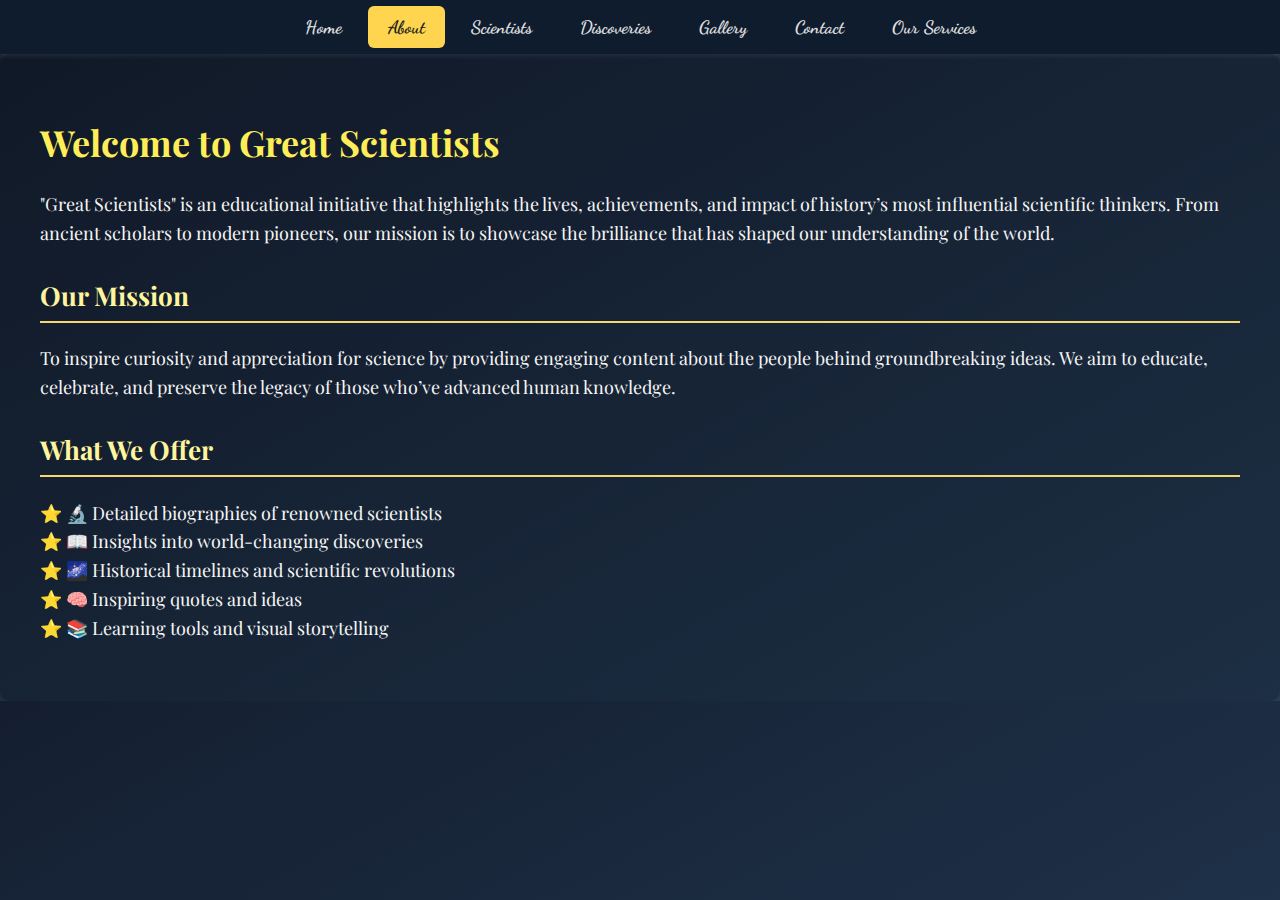
<file: about.html>
<!DOCTYPE html>
<html lang="en">

<head>
    <meta charset="UTF-8">
    <meta http-equiv="X-UA-Compatible" content="IE=edge">
    <meta name="viewport" content="width=device-width, initial-scale=1.0">
    <title>About - Great Scientists</title>

    <!-- Elegant Google Fonts -->
    <link
        href="https://fonts.googleapis.com/css2?family=Dancing+Script:wght@600&family=Playfair+Display:wght@500&display=swap"
        rel="stylesheet">

    <!-- Link to external CSS -->
    <link rel="stylesheet" href="style.css">
    <script src="script.js" defer></script>
</head>

<body>
    <div class="topnav">
        <a href="index.html">Home</a>
        <a class="active" href="about.html">About</a>
        <a href="scientists.html">Scientists</a>
        <a href="discoveries.html">Discoveries</a>
        <a href="gallery.html">Gallery</a>
        <a href="contact.html">Contact</a>
        <a href="explore.html">Our Services</a>
    </div>

    <section class="about-section">
        <div class="about-container">
            <div class="about-text">
                <h1>Welcome to <span>Great Scientists</span></h1>
                <p>"Great Scientists" is an educational initiative that highlights the lives, achievements, and impact
                    of history’s most influential scientific thinkers. From ancient scholars to modern pioneers, our
                    mission is to showcase the brilliance that has shaped our understanding of the world.</p>

                <h2>Our Mission</h2>
                <p>To inspire curiosity and appreciation for science by providing engaging content about the people
                    behind groundbreaking ideas. We aim to educate, celebrate, and preserve the legacy of those who’ve
                    advanced human knowledge.</p>

                <h2>What We Offer</h2>
                <ul>
                    <li>🔬 Detailed biographies of renowned scientists</li>
                    <li>📖 Insights into world-changing discoveries</li>
                    <li>🌌 Historical timelines and scientific revolutions</li>
                    <li>🧠 Inspiring quotes and ideas</li>
                    <li>📚 Learning tools and visual storytelling</li>
                </ul>
            </div>
        </div>
    </section>
</body>

</html>
</file>
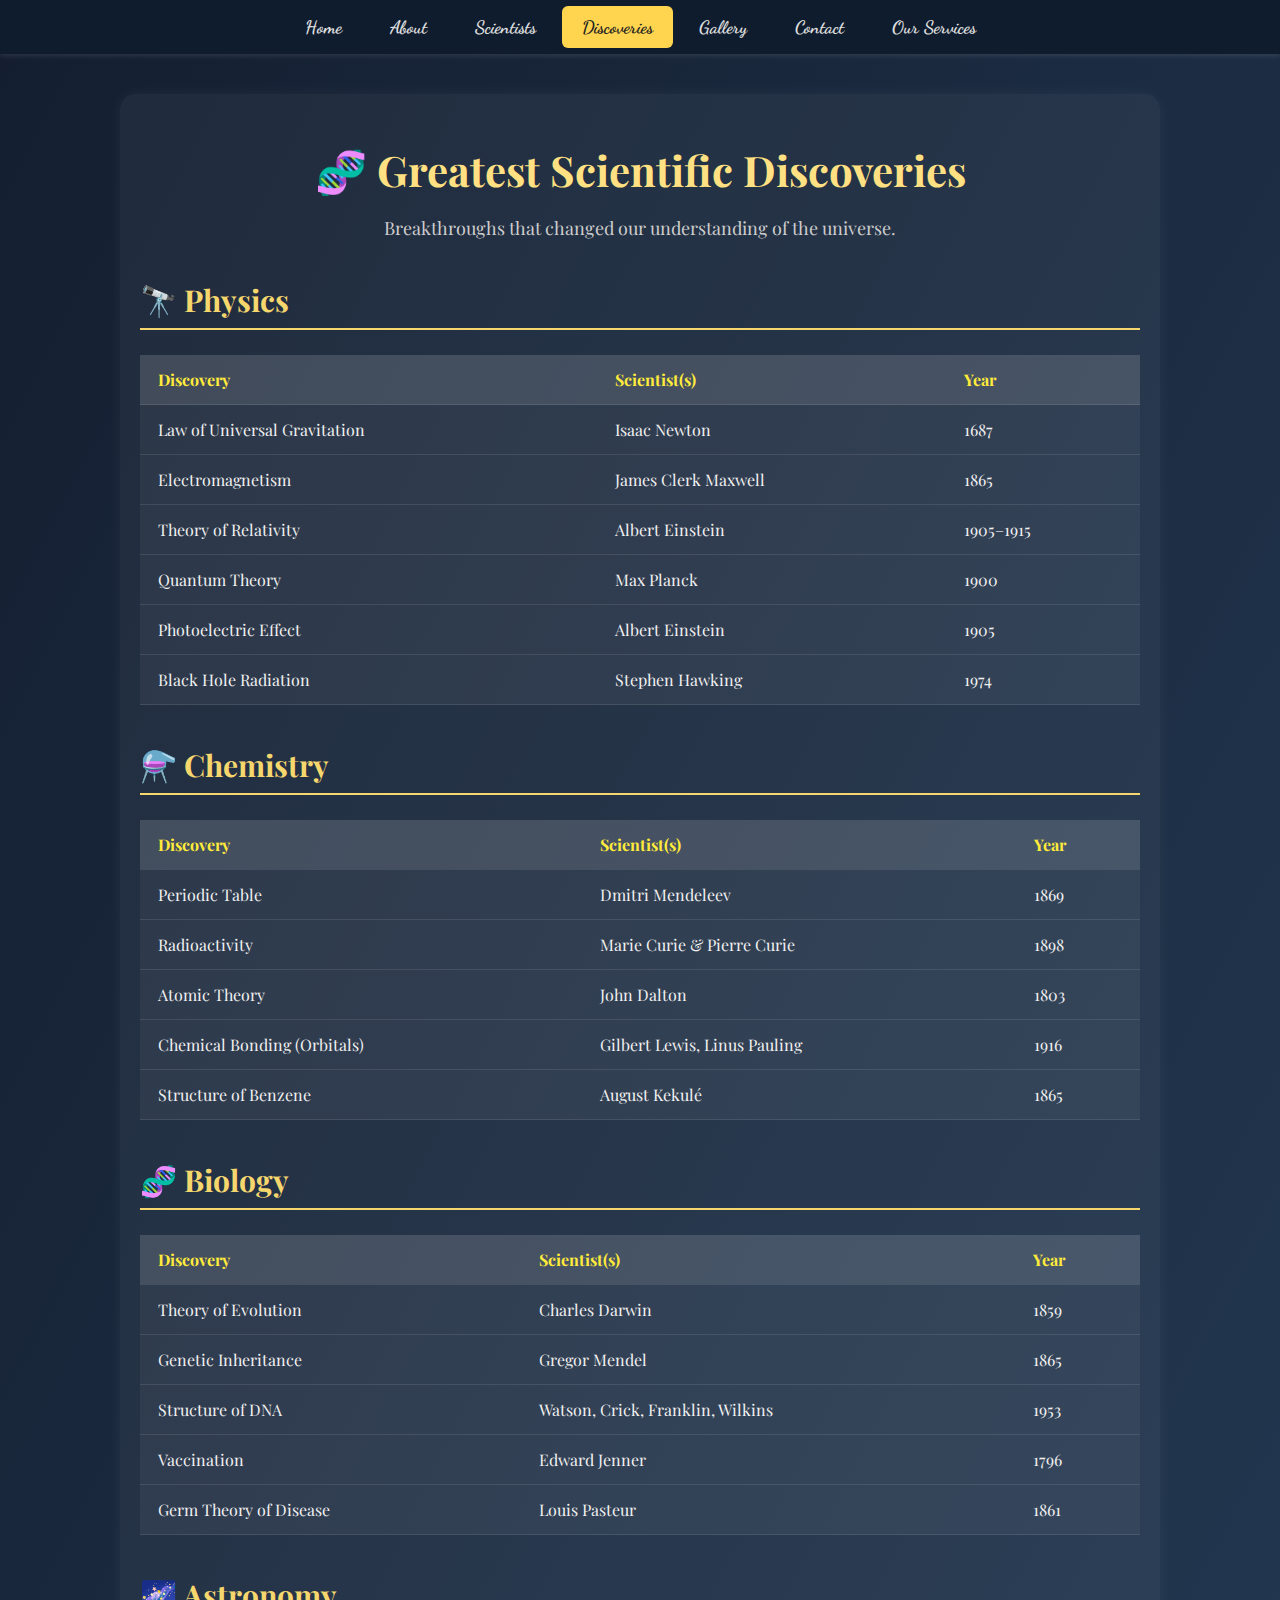
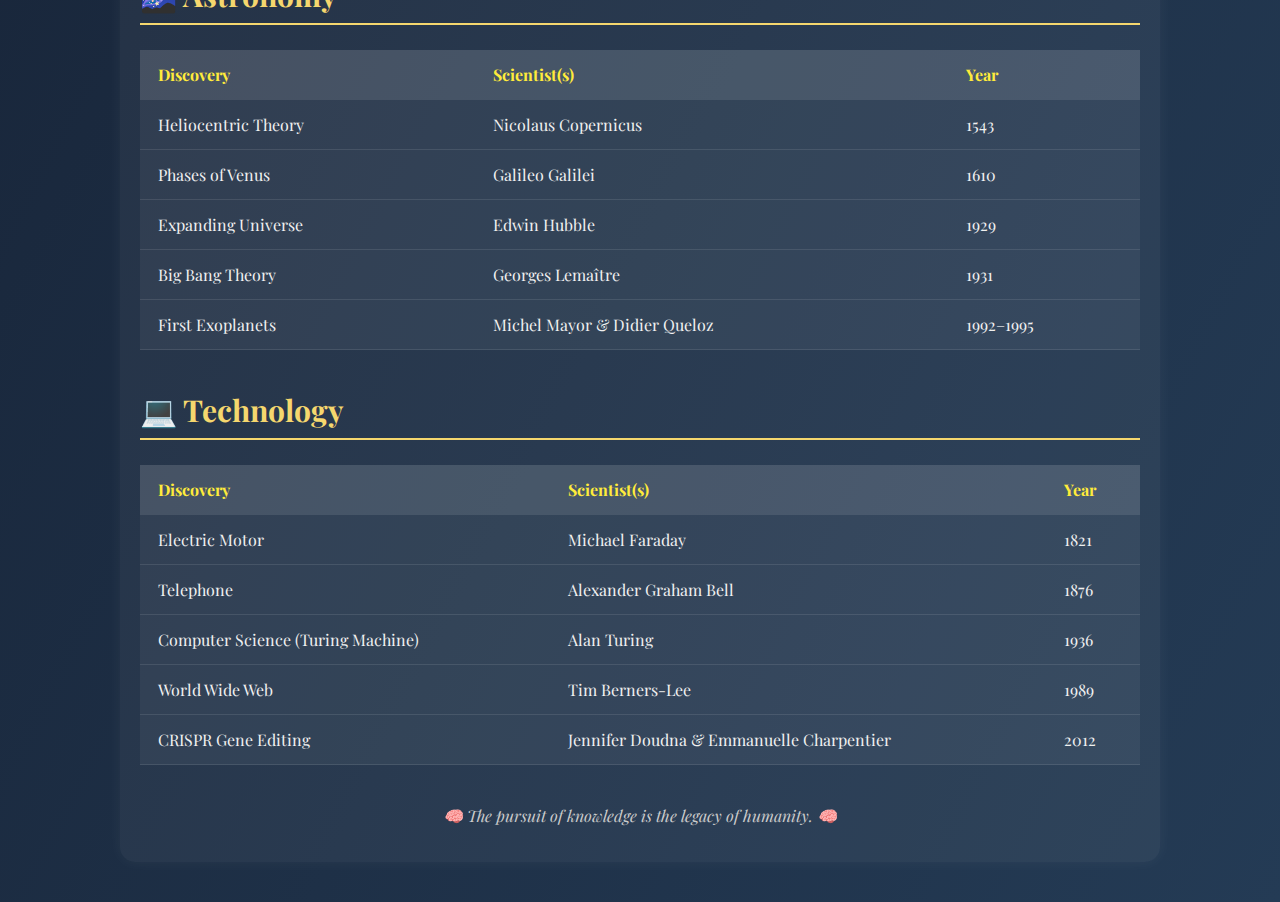
<file: discoveries.html>
<!DOCTYPE html>
<html lang="en">

<head>
    <meta charset="UTF-8">
    <meta http-equiv="X-UA-Compatible" content="IE=edge">
    <meta name="viewport" content="width=device-width, initial-scale=1.0">
    <title>Great Discoveries</title>

    <!-- Elegant Google Fonts -->
    <link
        href="https://fonts.googleapis.com/css2?family=Dancing+Script:wght@600&family=Playfair+Display:wght@500&display=swap"
        rel="stylesheet">
    <link rel="stylesheet" href="style.css">
    <script src="script.js" defer></script>
</head>

<body>
    <div class="topnav">
        <a href="index.html">Home</a>
        <a href="about.html">About</a>
        <a href="scientists.html">Scientists</a>
        <a class="active" href="discoveries.html">Discoveries</a>
        <a href="gallery.html">Gallery</a>
        <a href="contact.html">Contact</a>
        <a href="explore.html">Our Services</a>
    </div>

    <div class="content-section">
        <h1 class="main-title">🧬 Greatest Scientific Discoveries</h1>
        <p class="subtitle">Breakthroughs that changed our understanding of the universe.</p>

        <!-- Physics -->
        <section class="discovery-section">
            <h2>🔭 Physics</h2>
            <table>
                <tr>
                    <th>Discovery</th>
                    <th>Scientist(s)</th>
                    <th>Year</th>
                </tr>
                <tr>
                    <td>Law of Universal Gravitation</td>
                    <td>Isaac Newton</td>
                    <td>1687</td>
                </tr>
                <tr>
                    <td>Electromagnetism</td>
                    <td>James Clerk Maxwell</td>
                    <td>1865</td>
                </tr>
                <tr>
                    <td>Theory of Relativity</td>
                    <td>Albert Einstein</td>
                    <td>1905–1915</td>
                </tr>
                <tr>
                    <td>Quantum Theory</td>
                    <td>Max Planck</td>
                    <td>1900</td>
                </tr>
                <tr>
                    <td>Photoelectric Effect</td>
                    <td>Albert Einstein</td>
                    <td>1905</td>
                </tr>
                <tr>
                    <td>Black Hole Radiation</td>
                    <td>Stephen Hawking</td>
                    <td>1974</td>
                </tr>
            </table>
        </section>

        <!-- Chemistry -->
        <section class="discovery-section">
            <h2>⚗️ Chemistry</h2>
            <table>
                <tr>
                    <th>Discovery</th>
                    <th>Scientist(s)</th>
                    <th>Year</th>
                </tr>
                <tr>
                    <td>Periodic Table</td>
                    <td>Dmitri Mendeleev</td>
                    <td>1869</td>
                </tr>
                <tr>
                    <td>Radioactivity</td>
                    <td>Marie Curie & Pierre Curie</td>
                    <td>1898</td>
                </tr>
                <tr>
                    <td>Atomic Theory</td>
                    <td>John Dalton</td>
                    <td>1803</td>
                </tr>
                <tr>
                    <td>Chemical Bonding (Orbitals)</td>
                    <td>Gilbert Lewis, Linus Pauling</td>
                    <td>1916</td>
                </tr>
                <tr>
                    <td>Structure of Benzene</td>
                    <td>August Kekulé</td>
                    <td>1865</td>
                </tr>
            </table>
        </section>

        <!-- Biology -->
        <section class="discovery-section">
            <h2>🧬 Biology</h2>
            <table>
                <tr>
                    <th>Discovery</th>
                    <th>Scientist(s)</th>
                    <th>Year</th>
                </tr>
                <tr>
                    <td>Theory of Evolution</td>
                    <td>Charles Darwin</td>
                    <td>1859</td>
                </tr>
                <tr>
                    <td>Genetic Inheritance</td>
                    <td>Gregor Mendel</td>
                    <td>1865</td>
                </tr>
                <tr>
                    <td>Structure of DNA</td>
                    <td>Watson, Crick, Franklin, Wilkins</td>
                    <td>1953</td>
                </tr>
                <tr>
                    <td>Vaccination</td>
                    <td>Edward Jenner</td>
                    <td>1796</td>
                </tr>
                <tr>
                    <td>Germ Theory of Disease</td>
                    <td>Louis Pasteur</td>
                    <td>1861</td>
                </tr>
            </table>
        </section>

        <!-- Astronomy -->
        <section class="discovery-section">
            <h2>🌌 Astronomy</h2>
            <table>
                <tr>
                    <th>Discovery</th>
                    <th>Scientist(s)</th>
                    <th>Year</th>
                </tr>
                <tr>
                    <td>Heliocentric Theory</td>
                    <td>Nicolaus Copernicus</td>
                    <td>1543</td>
                </tr>
                <tr>
                    <td>Phases of Venus</td>
                    <td>Galileo Galilei</td>
                    <td>1610</td>
                </tr>
                <tr>
                    <td>Expanding Universe</td>
                    <td>Edwin Hubble</td>
                    <td>1929</td>
                </tr>
                <tr>
                    <td>Big Bang Theory</td>
                    <td>Georges Lemaître</td>
                    <td>1931</td>
                </tr>
                <tr>
                    <td>First Exoplanets</td>
                    <td>Michel Mayor & Didier Queloz</td>
                    <td>1992–1995</td>
                </tr>
            </table>
        </section>

        <!-- Technology -->
        <section class="discovery-section">
            <h2>💻 Technology</h2>
            <table>
                <tr>
                    <th>Discovery</th>
                    <th>Scientist(s)</th>
                    <th>Year</th>
                </tr>
                <tr>
                    <td>Electric Motor</td>
                    <td>Michael Faraday</td>
                    <td>1821</td>
                </tr>
                <tr>
                    <td>Telephone</td>
                    <td>Alexander Graham Bell</td>
                    <td>1876</td>
                </tr>
                <tr>
                    <td>Computer Science (Turing Machine)</td>
                    <td>Alan Turing</td>
                    <td>1936</td>
                </tr>
                <tr>
                    <td>World Wide Web</td>
                    <td>Tim Berners-Lee</td>
                    <td>1989</td>
                </tr>
                <tr>
                    <td>CRISPR Gene Editing</td>
                    <td>Jennifer Doudna & Emmanuelle Charpentier</td>
                    <td>2012</td>
                </tr>
            </table>
        </section>

        <p class="footer-note">🧠 The pursuit of knowledge is the legacy of humanity. 🧠</p>
    </div>
</body>

</html>
</file>
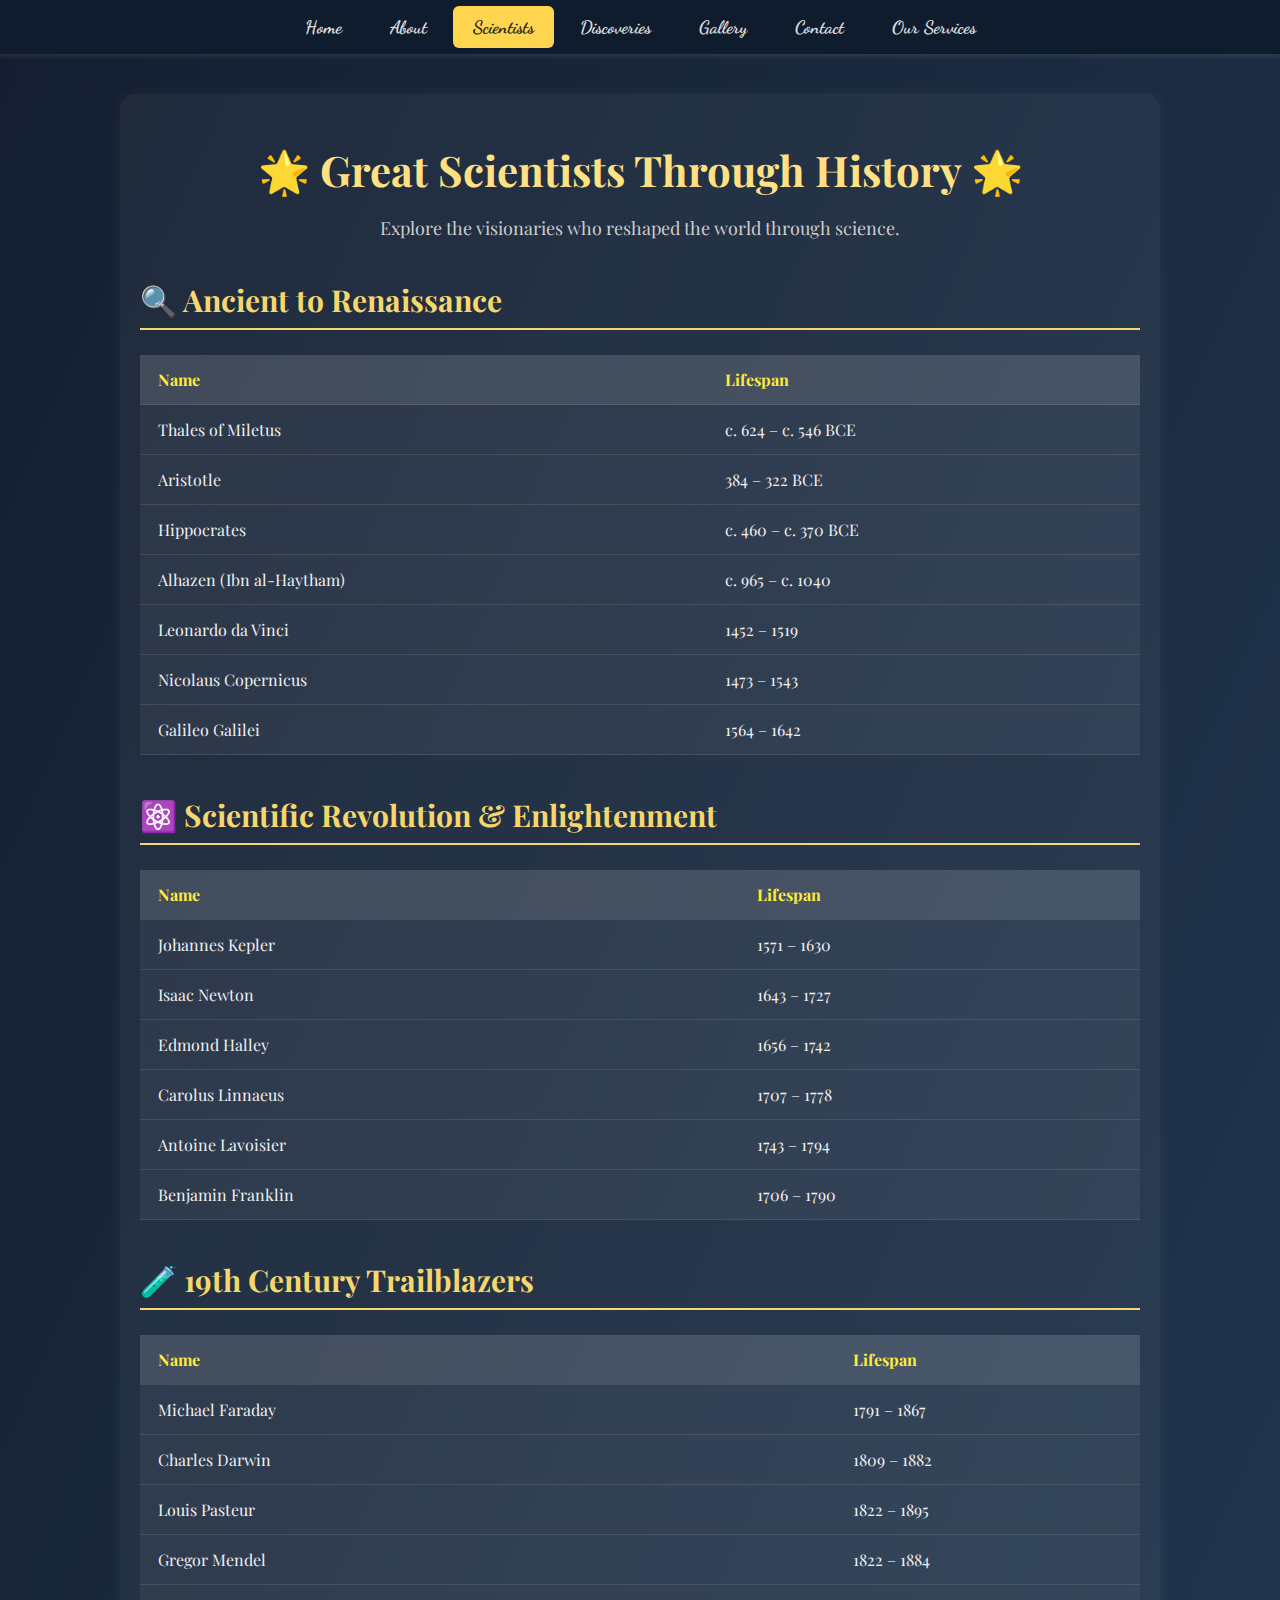
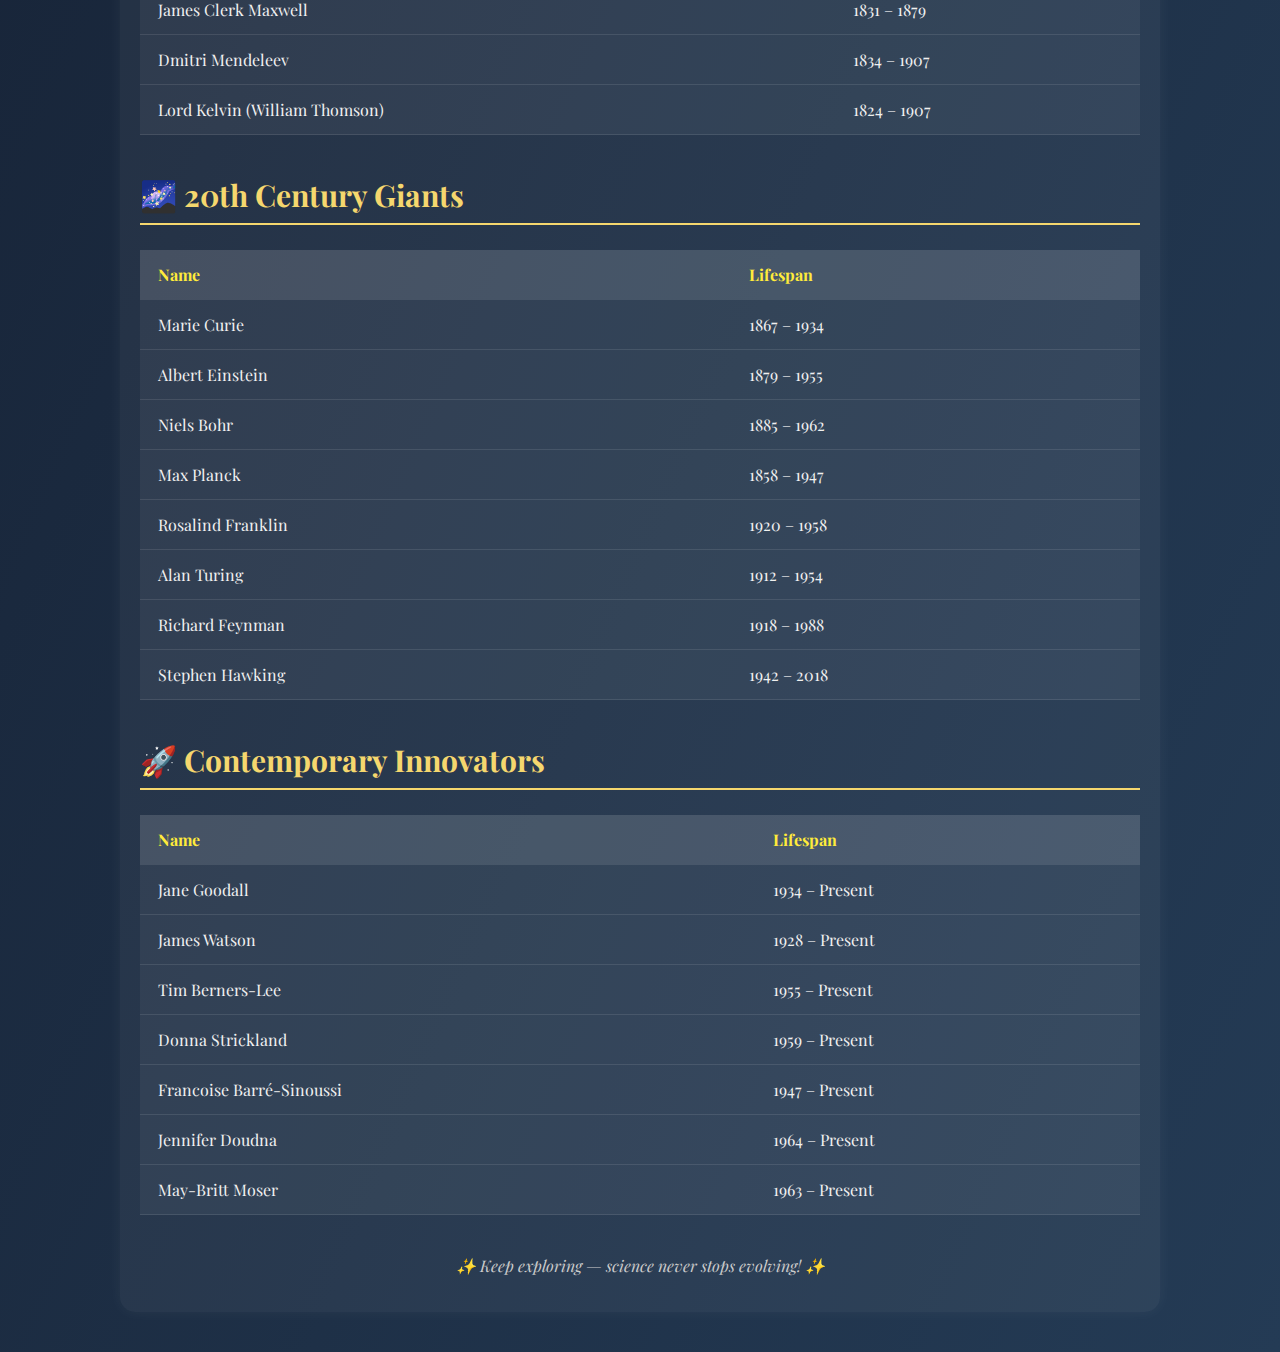
<file: scientist.html>
<!DOCTYPE html>
<html lang="en">

<head>
    <meta charset="UTF-8">
    <meta http-equiv="X-UA-Compatible" content="IE=edge">
    <meta name="viewport" content="width=device-width, initial-scale=1.0">
    <title>Great Scientists</title>

    <!-- Google Fonts for Elegant Look -->
    <link
        href="https://fonts.googleapis.com/css2?family=Dancing+Script:wght@600&family=Playfair+Display:wght@500&display=swap"
        rel="stylesheet">
    <link rel="stylesheet" href="style.css">
    <script src="script.js" defer></script>
</head>

<body>
    <div class="topnav">
        <a href="index.html">Home</a>
        <a href="about.html">About</a>
        <a class="active" href="scientists.html">Scientists</a>
        <a href="discoveries.html">Discoveries</a>
        <a href="gallery.html">Gallery</a>
        <a href="contact.html">Contact</a>
        <a href="explore.html">Our Services</a>
    </div>

    <div class="content-section">
        <h1 class="main-title">🌟 Great Scientists Through History 🌟</h1>
        <p class="subtitle">Explore the visionaries who reshaped the world through science.</p>

        <!-- Ancient to Renaissance -->
        <section class="scientist-section">
            <h2>🔍 Ancient to Renaissance</h2>
            <table>
                <tr>
                    <th>Name</th>
                    <th>Lifespan</th>
                </tr>
                <tr>
                    <td>Thales of Miletus</td>
                    <td>c. 624 – c. 546 BCE</td>
                </tr>
                <tr>
                    <td>Aristotle</td>
                    <td>384 – 322 BCE</td>
                </tr>
                <tr>
                    <td>Hippocrates</td>
                    <td>c. 460 – c. 370 BCE</td>
                </tr>
                <tr>
                    <td>Alhazen (Ibn al-Haytham)</td>
                    <td>c. 965 – c. 1040</td>
                </tr>
                <tr>
                    <td>Leonardo da Vinci</td>
                    <td>1452 – 1519</td>
                </tr>
                <tr>
                    <td>Nicolaus Copernicus</td>
                    <td>1473 – 1543</td>
                </tr>
                <tr>
                    <td>Galileo Galilei</td>
                    <td>1564 – 1642</td>
                </tr>
            </table>
        </section>

        <!-- Enlightenment & Scientific Revolution -->
        <section class="scientist-section">
            <h2>⚛️ Scientific Revolution & Enlightenment</h2>
            <table>
                <tr>
                    <th>Name</th>
                    <th>Lifespan</th>
                </tr>
                <tr>
                    <td>Johannes Kepler</td>
                    <td>1571 – 1630</td>
                </tr>
                <tr>
                    <td>Isaac Newton</td>
                    <td>1643 – 1727</td>
                </tr>
                <tr>
                    <td>Edmond Halley</td>
                    <td>1656 – 1742</td>
                </tr>
                <tr>
                    <td>Carolus Linnaeus</td>
                    <td>1707 – 1778</td>
                </tr>
                <tr>
                    <td>Antoine Lavoisier</td>
                    <td>1743 – 1794</td>
                </tr>
                <tr>
                    <td>Benjamin Franklin</td>
                    <td>1706 – 1790</td>
                </tr>
            </table>
        </section>

        <!-- 19th Century Trailblazers -->
        <section class="scientist-section">
            <h2>🧪 19th Century Trailblazers</h2>
            <table>
                <tr>
                    <th>Name</th>
                    <th>Lifespan</th>
                </tr>
                <tr>
                    <td>Michael Faraday</td>
                    <td>1791 – 1867</td>
                </tr>
                <tr>
                    <td>Charles Darwin</td>
                    <td>1809 – 1882</td>
                </tr>
                <tr>
                    <td>Louis Pasteur</td>
                    <td>1822 – 1895</td>
                </tr>
                <tr>
                    <td>Gregor Mendel</td>
                    <td>1822 – 1884</td>
                </tr>
                <tr>
                    <td>James Clerk Maxwell</td>
                    <td>1831 – 1879</td>
                </tr>
                <tr>
                    <td>Dmitri Mendeleev</td>
                    <td>1834 – 1907</td>
                </tr>
                <tr>
                    <td>Lord Kelvin (William Thomson)</td>
                    <td>1824 – 1907</td>
                </tr>
            </table>
        </section>

        <!-- 20th Century Giants -->
        <section class="scientist-section">
            <h2>🌌 20th Century Giants</h2>
            <table>
                <tr>
                    <th>Name</th>
                    <th>Lifespan</th>
                </tr>
                <tr>
                    <td>Marie Curie</td>
                    <td>1867 – 1934</td>
                </tr>
                <tr>
                    <td>Albert Einstein</td>
                    <td>1879 – 1955</td>
                </tr>
                <tr>
                    <td>Niels Bohr</td>
                    <td>1885 – 1962</td>
                </tr>
                <tr>
                    <td>Max Planck</td>
                    <td>1858 – 1947</td>
                </tr>
                <tr>
                    <td>Rosalind Franklin</td>
                    <td>1920 – 1958</td>
                </tr>
                <tr>
                    <td>Alan Turing</td>
                    <td>1912 – 1954</td>
                </tr>
                <tr>
                    <td>Richard Feynman</td>
                    <td>1918 – 1988</td>
                </tr>
                <tr>
                    <td>Stephen Hawking</td>
                    <td>1942 – 2018</td>
                </tr>
            </table>
        </section>

        <!-- Contemporary Innovators -->
        <section class="scientist-section">
            <h2>🚀 Contemporary Innovators</h2>
            <table>
                <tr>
                    <th>Name</th>
                    <th>Lifespan</th>
                </tr>
                <tr>
                    <td>Jane Goodall</td>
                    <td>1934 – Present</td>
                </tr>
                <tr>
                    <td>James Watson</td>
                    <td>1928 – Present</td>
                </tr>
                <tr>
                    <td>Tim Berners-Lee</td>
                    <td>1955 – Present</td>
                </tr>
                <tr>
                    <td>Donna Strickland</td>
                    <td>1959 – Present</td>
                </tr>
                <tr>
                    <td>Francoise Barré-Sinoussi</td>
                    <td>1947 – Present</td>
                </tr>
                <tr>
                    <td>Jennifer Doudna</td>
                    <td>1964 – Present</td>
                </tr>
                <tr>
                    <td>May-Britt Moser</td>
                    <td>1963 – Present</td>
                </tr>
            </table>
        </section>

        <p class="footer-note">✨ Keep exploring — science never stops evolving! ✨</p>
    </div>
</body>

</html>
</file>
<file: style.css>
/* Beautiful Science Theme */
body {
    margin: 0;
    font-family: 'Playfair Display', serif;
    background: linear-gradient(to bottom right, #141e30, #243b55);
    color: #f1f1f1;
}

/* Navigation Bar */
.topnav {
    background: #0f1c2e;
    padding: 16px 0;
    text-align: center;
    box-shadow: 0 2px 5px rgba(255, 255, 255, 0.1);
}

.topnav a {
    color: #e0e0e0;
    text-decoration: none;
    font-size: 18px;
    font-weight: bold;
    padding: 12px 22px;
    transition: 0.3s ease-in-out;
    font-family: 'Dancing Script', cursive;
}

.topnav a:hover {
    background-color: #ffc107;
    color: #1a1a1a;
    border-radius: 6px;
}

.topnav .active {
    background-color: #ffd54f;
    color: #212121;
    border-radius: 6px;
    padding: 10px 20px;
}

/* Hero Section */
.hero {
    background: linear-gradient(rgba(0, 0, 0, 0.5), rgba(0, 0, 0, 0.5)),
                url('scientists-hero.jpg') center/cover no-repeat;
    height: 350px;
    display: flex;
    flex-direction: column;
    justify-content: center;
    align-items: center;
    text-align: center;
    color: white;
    text-shadow: 2px 2px 8px rgba(0, 0, 0, 0.6);
}

.hero h1 {
    font-size: 48px;
    font-family: "Dancing Script", cursive;
    letter-spacing: 2px;
    margin: 0;
}

.hero p {
    font-size: 20px;
    font-style: italic;
    margin-top: 10px;
}

/* Content Section */
.content-section {
    max-width: 1000px;
    margin: 40px auto;
    padding: 20px;
    background: rgba(255, 255, 255, 0.05);
    border-radius: 15px;
    box-shadow: 0 0 15px rgba(255, 255, 255, 0.05);
}

/* Headings */
.main-title {
    font-size: 42px;
    text-align: center;
    color: #ffe082;
    margin-bottom: 10px;
}

.subtitle {
    text-align: center;
    font-size: 18px;
    color: #cccccc;
    margin-bottom: 40px;
}

h2 {
    font-size: 30px;
    margin-top: 40px;
    color: #f5d76e;
    border-bottom: 2px solid #f5d76e;
    padding-bottom: 8px;
}

/* Scientist & Discovery Sections */
.scientist-section,
.discovery-section {
    margin-bottom: 40px;
}

/* Table Styling */
table {
    width: 100%;
    border-collapse: collapse;
    margin-top: 20px;
    background-color: rgba(255, 255, 255, 0.05);
}

table th,
table td {
    padding: 14px 18px;
    text-align: left;
    border-bottom: 1px solid rgba(255, 255, 255, 0.1);
}

table th {
    background-color: rgba(255, 255, 255, 0.1);
    color: #ffeb3b;
    font-weight: bold;
}

table td {
    color: #f0f0f0;
}

table tr:hover {
    background-color: rgba(255, 255, 255, 0.08);
}

/* Footer Note */
.footer-note {
    text-align: center;
    font-style: italic;
    font-size: 16px;
    margin-top: 40px;
    color: #cccccc;
}

/* About Page Specific */
.about-container {
    padding: 40px;
    background: rgba(0, 0, 0, 0.2);
    border-radius: 10px;
}

.about-text h1 {
    font-size: 36px;
    color: #ffee58;
}

.about-text h2 {
    font-size: 26px;
    color: #fff59d;
    margin-top: 30px;
}

.about-text p,
.about-text ul {
    font-size: 18px;
    line-height: 1.6;
    color: #f5f5f5;
}

.about-text ul {
    list-style: none;
    padding-left: 0;
}

.about-text ul li::before {
    content: "⭐ ";
    color: gold;
}
</file>
